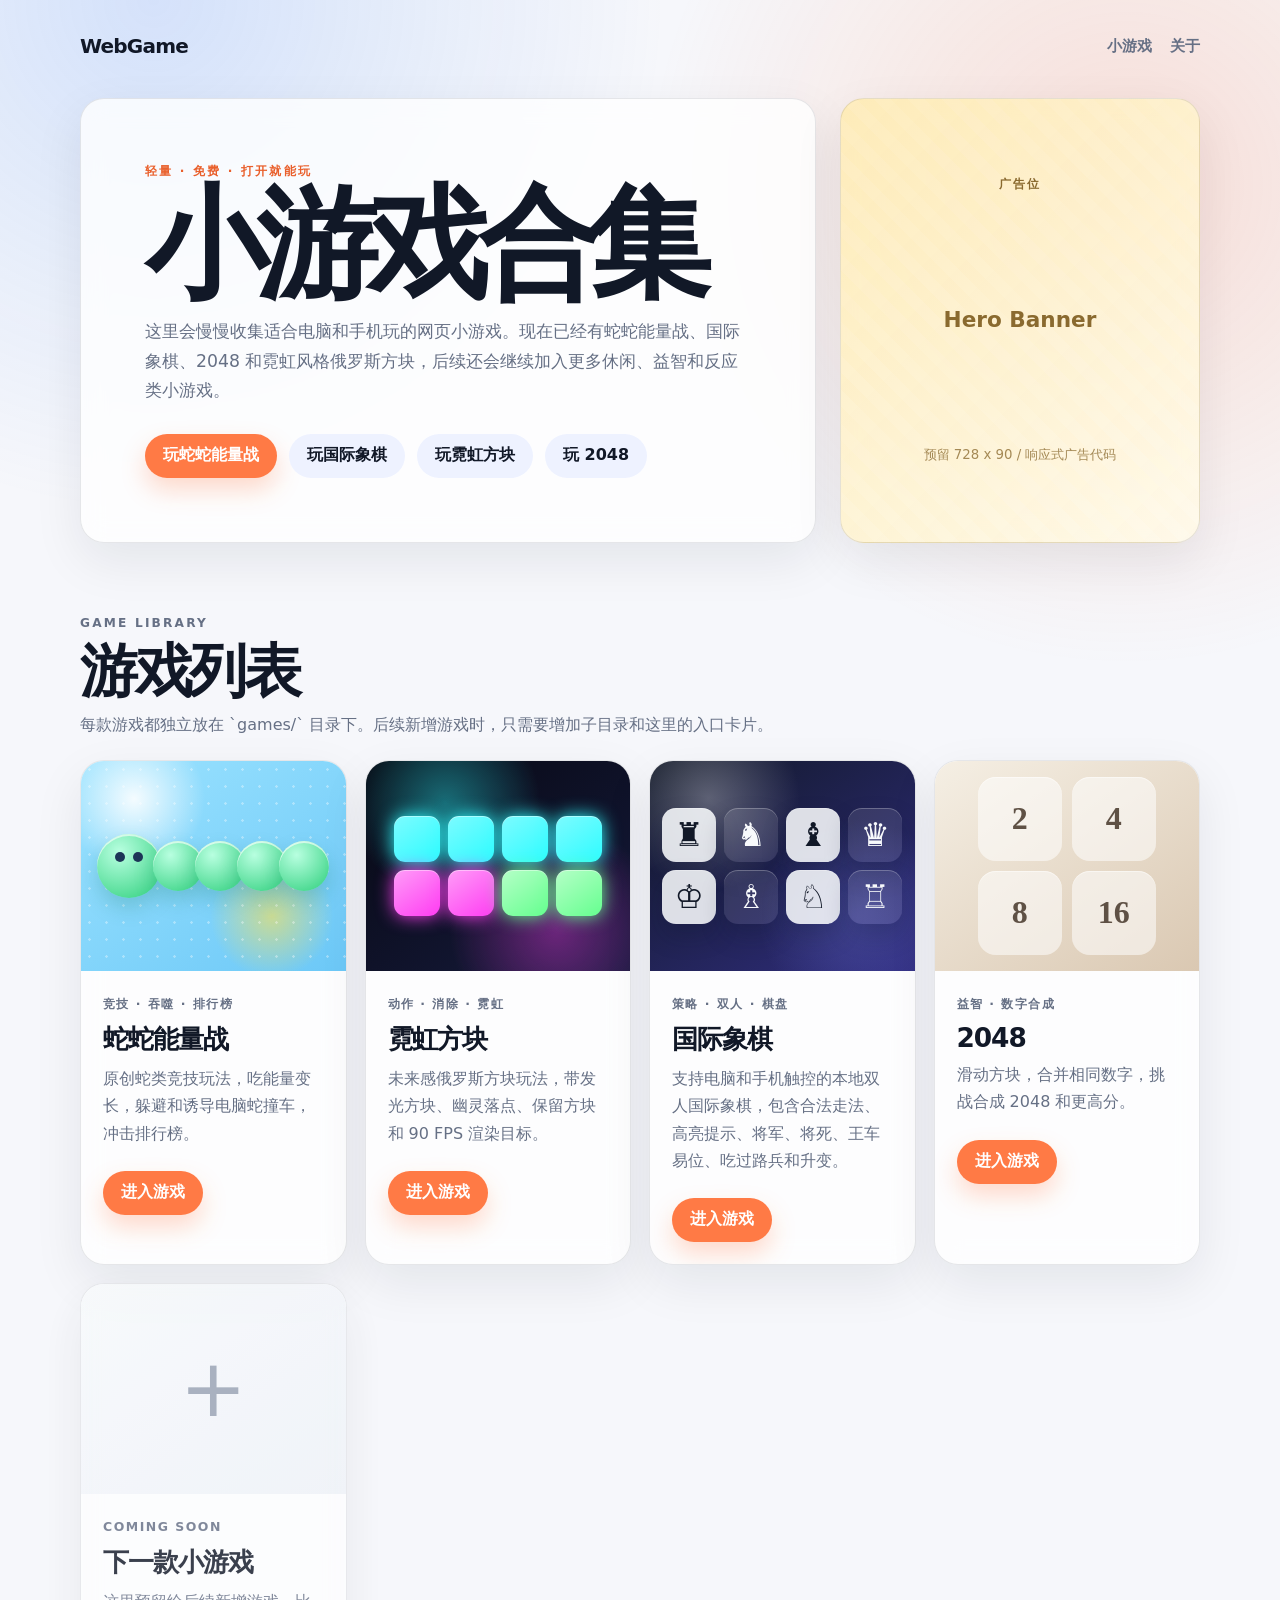
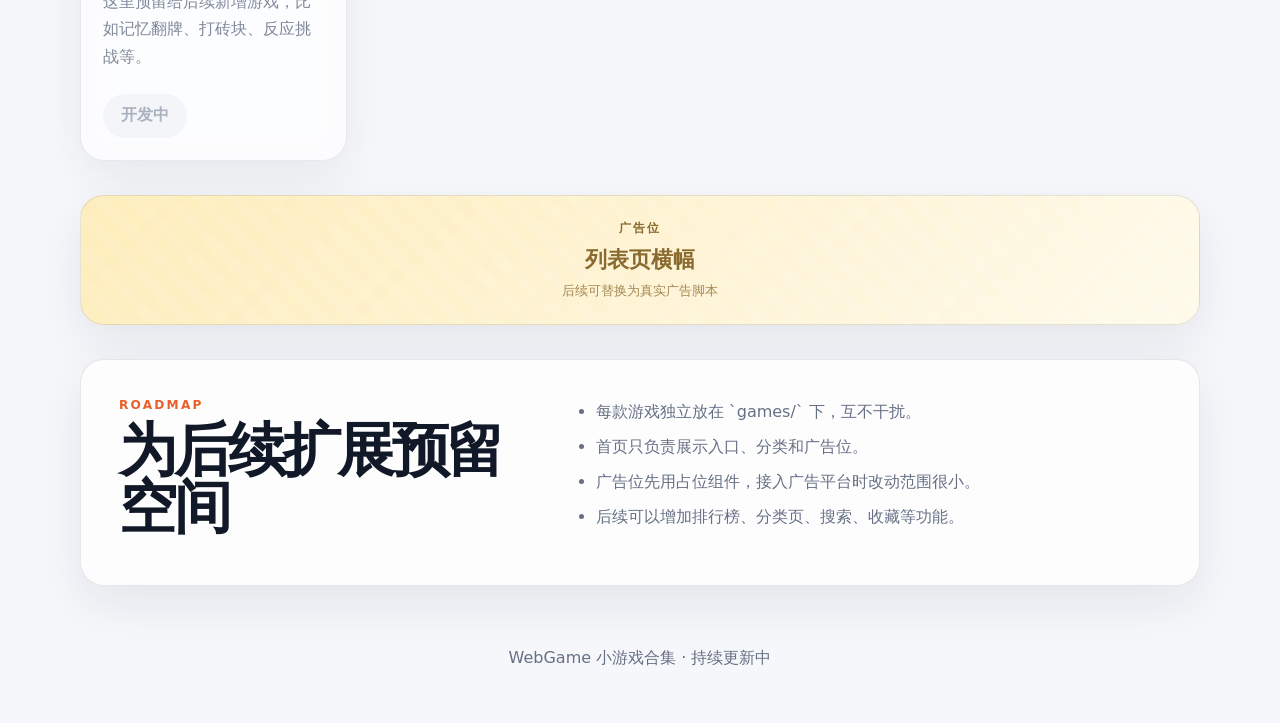
<file: index.html>
<!doctype html>
<html lang="zh-CN">
<head>
  <meta charset="UTF-8">
  <meta name="viewport" content="width=device-width, initial-scale=1.0">
  <meta name="theme-color" content="#111827">
  <meta name="description" content="WebGame 是一个轻量小游戏合集，包含蛇蛇能量战、国际象棋、2048、霓虹方块等网页小游戏，后续会持续更新。">
  <title>WebGame | 小游戏合集</title>
  <link rel="stylesheet" href="styles/site.css">
</head>
<body>
  <header class="site-hero">
    <nav class="site-nav" aria-label="主导航">
      <a class="brand" href="./">WebGame</a>
      <a href="#games">小游戏</a>
      <a href="#about">关于</a>
    </nav>

    <div class="hero-grid">
      <section class="hero-copy">
        <p class="eyebrow">轻量 · 免费 · 打开就能玩</p>
        <h1>小游戏合集</h1>
        <p class="hero-text">这里会慢慢收集适合电脑和手机玩的网页小游戏。现在已经有蛇蛇能量战、国际象棋、2048 和霓虹风格俄罗斯方块，后续还会继续加入更多休闲、益智和反应类小游戏。</p>
        <div class="hero-actions">
          <a class="button button-primary" href="games/snake-arena/">玩蛇蛇能量战</a>
          <a class="button button-secondary" href="games/chess/">玩国际象棋</a>
          <a class="button button-secondary" href="games/tetris/">玩霓虹方块</a>
          <a class="button button-secondary" href="games/2048/">玩 2048</a>
        </div>
      </section>

      <aside class="ad-slot ad-slot-hero" aria-label="广告位">
        <span>广告位</span>
        <strong>Hero Banner</strong>
        <small>预留 728 x 90 / 响应式广告代码</small>
      </aside>
    </div>
  </header>

  <main class="site-main">
    <section id="games" class="section">
      <div class="section-heading">
        <p class="eyebrow">Game Library</p>
        <h2>游戏列表</h2>
        <p>每款游戏都独立放在 `games/` 目录下。后续新增游戏时，只需要增加子目录和这里的入口卡片。</p>
      </div>

      <div class="game-grid">
        <article class="game-card">
          <div class="game-cover game-cover-snake" aria-hidden="true">
            <span></span><span></span><span></span><span></span><span></span>
          </div>
          <div class="game-card-body">
            <p class="game-tag">竞技 · 吞噬 · 排行榜</p>
            <h3>蛇蛇能量战</h3>
            <p>原创蛇类竞技玩法，吃能量变长，躲避和诱导电脑蛇撞车，冲击排行榜。</p>
            <a class="button button-primary" href="games/snake-arena/">进入游戏</a>
          </div>
        </article>

        <article class="game-card">
          <div class="game-cover game-cover-tetris" aria-hidden="true">
            <span></span><span></span><span></span><span></span>
            <span></span><span></span><span></span><span></span>
          </div>
          <div class="game-card-body">
            <p class="game-tag">动作 · 消除 · 霓虹</p>
            <h3>霓虹方块</h3>
            <p>未来感俄罗斯方块玩法，带发光方块、幽灵落点、保留方块和 90 FPS 渲染目标。</p>
            <a class="button button-primary" href="games/tetris/">进入游戏</a>
          </div>
        </article>

        <article class="game-card">
          <div class="game-cover game-cover-chess" aria-hidden="true">
            <span>♜</span><span>♞</span><span>♝</span><span>♛</span>
            <span>♔</span><span>♗</span><span>♘</span><span>♖</span>
          </div>
          <div class="game-card-body">
            <p class="game-tag">策略 · 双人 · 棋盘</p>
            <h3>国际象棋</h3>
            <p>支持电脑和手机触控的本地双人国际象棋，包含合法走法、高亮提示、将军、将死、王车易位、吃过路兵和升变。</p>
            <a class="button button-primary" href="games/chess/">进入游戏</a>
          </div>
        </article>

        <article class="game-card">
          <div class="game-cover game-cover-2048" aria-hidden="true">
            <span>2</span><span>4</span><span>8</span><span>16</span>
          </div>
          <div class="game-card-body">
            <p class="game-tag">益智 · 数字合成</p>
            <h3>2048</h3>
            <p>滑动方块，合并相同数字，挑战合成 2048 和更高分。</p>
            <a class="button button-primary" href="games/2048/">进入游戏</a>
          </div>
        </article>

        <article class="game-card game-card-placeholder">
          <div class="game-cover placeholder-cover" aria-hidden="true">+</div>
          <div class="game-card-body">
            <p class="game-tag">Coming Soon</p>
            <h3>下一款小游戏</h3>
            <p>这里预留给后续新增游戏，比如记忆翻牌、打砖块、反应挑战等。</p>
            <span class="button button-disabled">开发中</span>
          </div>
        </article>
      </div>
    </section>

    <aside class="ad-slot ad-slot-wide" aria-label="广告位">
      <span>广告位</span>
      <strong>列表页横幅</strong>
      <small>后续可替换为真实广告脚本</small>
    </aside>

    <section id="about" class="section about-panel">
      <div>
        <p class="eyebrow">Roadmap</p>
        <h2>为后续扩展预留空间</h2>
      </div>
      <ul class="roadmap">
        <li>每款游戏独立放在 `games/` 下，互不干扰。</li>
        <li>首页只负责展示入口、分类和广告位。</li>
        <li>广告位先用占位组件，接入广告平台时改动范围很小。</li>
        <li>后续可以增加排行榜、分类页、搜索、收藏等功能。</li>
      </ul>
    </section>
  </main>

  <footer class="site-footer">
    <p>WebGame 小游戏合集 · 持续更新中</p>
  </footer>
</body>
</html>
</file>
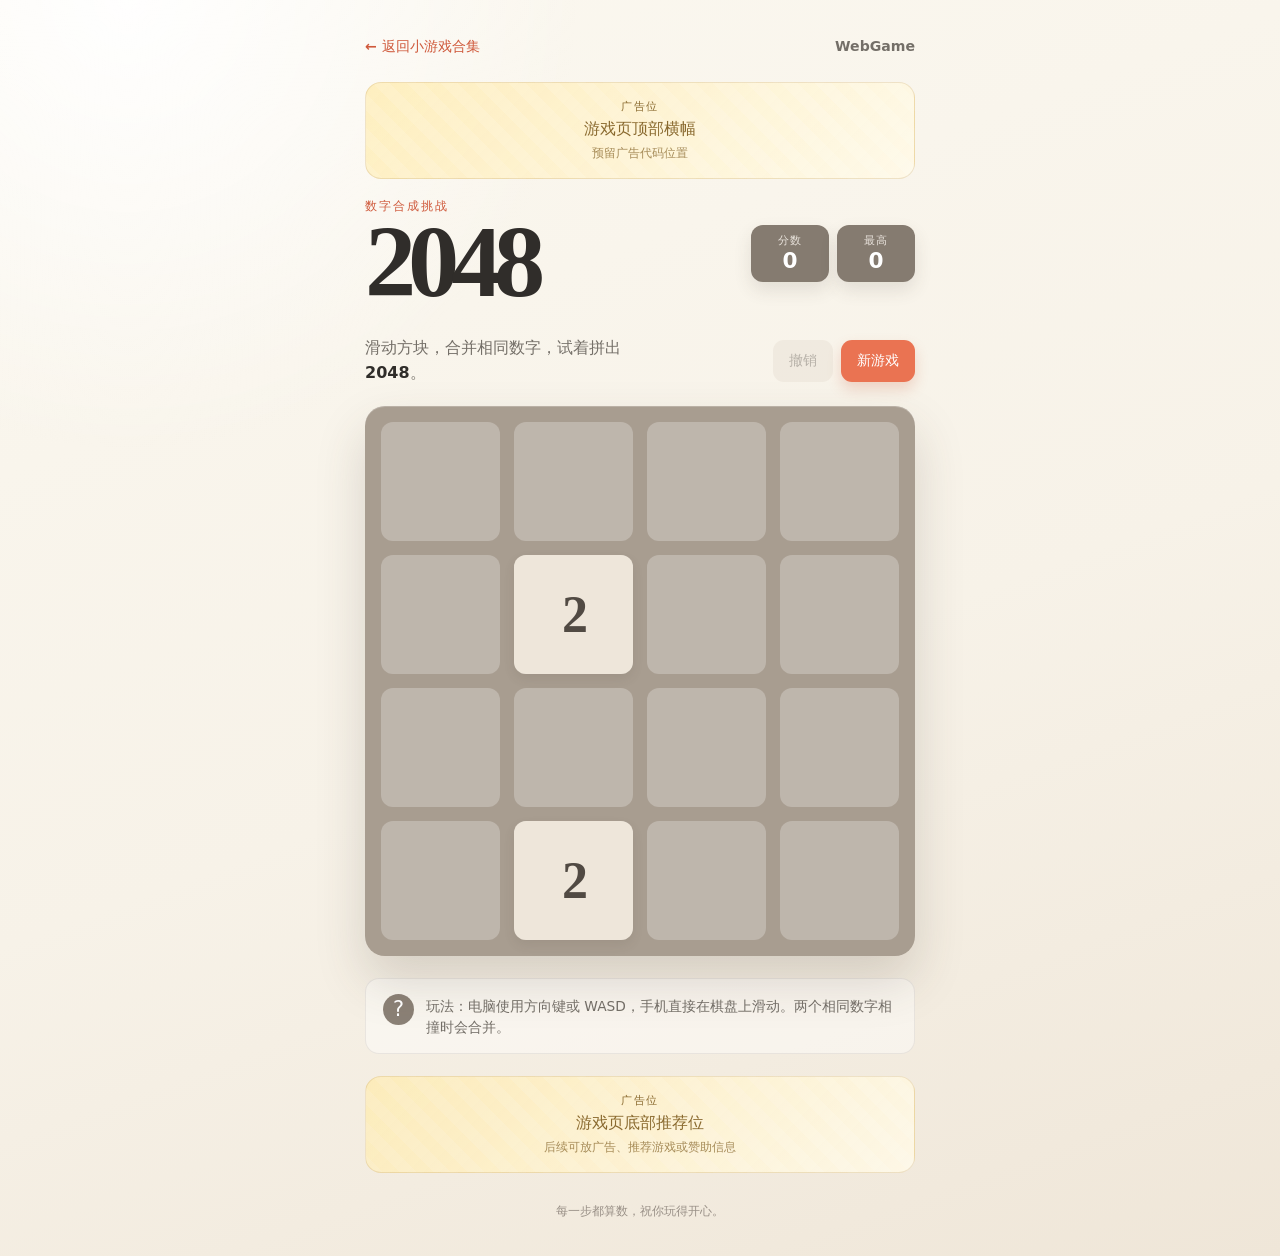
<file: games/2048/index.html>
<!doctype html>
<html lang="zh-CN">
<head>
  <meta charset="UTF-8">
  <meta name="viewport" content="width=device-width, initial-scale=1.0, viewport-fit=cover">
  <meta name="theme-color" content="#f7f2e8">
  <meta name="description" content="经典 2048 数字合成小游戏，支持键盘和触屏操作。">
  <title>2048 | WebGame 小游戏合集</title>
  <link rel="stylesheet" href="style.css">
</head>
<body>
  <main class="app">
    <nav class="game-nav" aria-label="游戏导航">
      <a href="../../">← 返回小游戏合集</a>
      <span>WebGame</span>
    </nav>

    <aside class="ad-slot ad-slot-top" aria-label="广告位">
      <span>广告位</span>
      <strong>游戏页顶部横幅</strong>
      <small>预留广告代码位置</small>
    </aside>

    <header class="topbar">
      <div>
        <p class="eyebrow">数字合成挑战</p>
        <h1>2048</h1>
      </div>
      <div class="score-group" aria-label="游戏分数">
        <div class="score-card">
          <span>分数</span>
          <strong id="score">0</strong>
          <b id="score-add" aria-hidden="true"></b>
        </div>
        <div class="score-card">
          <span>最高</span>
          <strong id="best-score">0</strong>
        </div>
      </div>
    </header>

    <section class="intro">
      <p>滑动方块，合并相同数字，试着拼出 <strong>2048</strong>。</p>
      <div class="actions">
        <button id="undo-button" class="button button-secondary" type="button">撤销</button>
        <button id="new-game-button" class="button button-primary" type="button">新游戏</button>
      </div>
    </section>

    <section class="game-shell" aria-label="2048 游戏区域">
      <div id="game-board" class="game-board" role="grid" aria-label="4 乘 4 的数字棋盘">
        <div class="grid-background" aria-hidden="true">
          <div></div><div></div><div></div><div></div>
          <div></div><div></div><div></div><div></div>
          <div></div><div></div><div></div><div></div>
          <div></div><div></div><div></div><div></div>
        </div>
        <div id="tile-container" class="tile-container"></div>
      </div>

      <div id="game-message" class="game-message" hidden>
        <div class="message-card">
          <p id="message-kicker">本局结束</p>
          <h2 id="message-title">游戏结束</h2>
          <p id="message-text">再试一次，你一定可以合成更大的数字。</p>
          <div class="message-actions">
            <button id="keep-playing-button" class="button button-secondary" type="button">继续挑战</button>
            <button id="try-again-button" class="button button-primary" type="button">再来一局</button>
          </div>
        </div>
      </div>
    </section>

    <section class="tips">
      <div class="tip-icon" aria-hidden="true">?</div>
      <p><strong>玩法：</strong>电脑使用方向键或 WASD，手机直接在棋盘上滑动。两个相同数字相撞时会合并。</p>
    </section>

    <aside class="ad-slot ad-slot-bottom" aria-label="广告位">
      <span>广告位</span>
      <strong>游戏页底部推荐位</strong>
      <small>后续可放广告、推荐游戏或赞助信息</small>
    </aside>

    <footer>
      <p>每一步都算数，祝你玩得开心。</p>
    </footer>
  </main>

  <script src="game.js"></script>
</body>
</html>
</file>
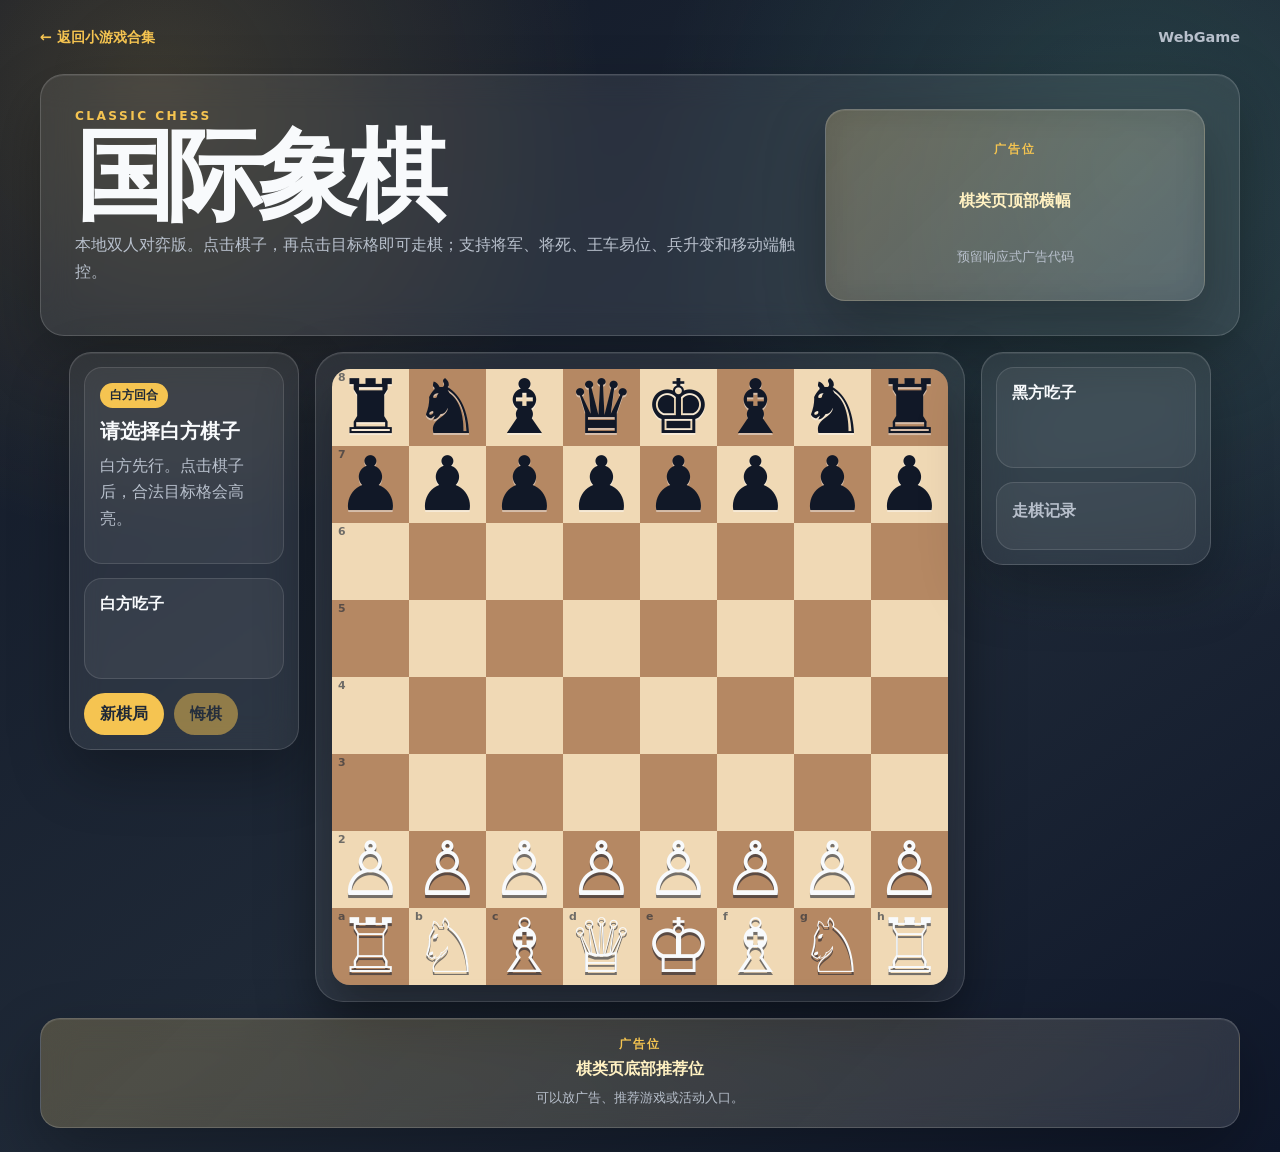
<file: games/chess/index.html>
<!doctype html>
<html lang="zh-CN">
<head>
  <meta charset="UTF-8">
  <meta name="viewport" content="width=device-width, initial-scale=1.0, viewport-fit=cover">
  <meta name="theme-color" content="#1f2937">
  <meta name="description" content="本地双人国际象棋小游戏，支持电脑和移动端点击走棋。">
  <title>国际象棋 | WebGame 小游戏合集</title>
  <link rel="stylesheet" href="style.css">
</head>
<body>
  <main class="chess-page">
    <nav class="game-nav" aria-label="游戏导航">
      <a href="../../">← 返回小游戏合集</a>
      <span>WebGame</span>
    </nav>

    <section class="hero">
      <div>
        <p class="eyebrow">Classic Chess</p>
        <h1>国际象棋</h1>
        <p>本地双人对弈版。点击棋子，再点击目标格即可走棋；支持将军、将死、王车易位、兵升变和移动端触控。</p>
      </div>
      <aside class="ad-slot" aria-label="广告位">
        <span>广告位</span>
        <strong>棋类页顶部横幅</strong>
        <small>预留响应式广告代码</small>
      </aside>
    </section>

    <section class="play-layout">
      <aside class="side-panel">
        <div class="status-card">
          <span id="turn-label">白方回合</span>
          <strong id="status-title">请选择白方棋子</strong>
          <p id="status-text">白方先行。点击棋子后，合法目标格会高亮。</p>
        </div>

        <div class="captured-card">
          <h2>白方吃子</h2>
          <div id="captured-white" class="captured-list"></div>
        </div>

        <div class="actions">
          <button id="new-game-button" type="button">新棋局</button>
          <button id="undo-button" type="button">悔棋</button>
        </div>
      </aside>

      <section class="board-shell" aria-label="国际象棋棋盘">
        <div id="board" class="board" role="grid" aria-label="8 乘 8 国际象棋棋盘"></div>
      </section>

      <aside class="side-panel">
        <div class="captured-card">
          <h2>黑方吃子</h2>
          <div id="captured-black" class="captured-list"></div>
        </div>

        <div class="moves-card">
          <h2>走棋记录</h2>
          <ol id="move-list"></ol>
        </div>
      </aside>
    </section>

    <aside class="ad-slot ad-slot-bottom" aria-label="广告位">
      <span>广告位</span>
      <strong>棋类页底部推荐位</strong>
      <small>可以放广告、推荐游戏或活动入口。</small>
    </aside>
  </main>

  <script src="game.js"></script>
</body>
</html>
</file>
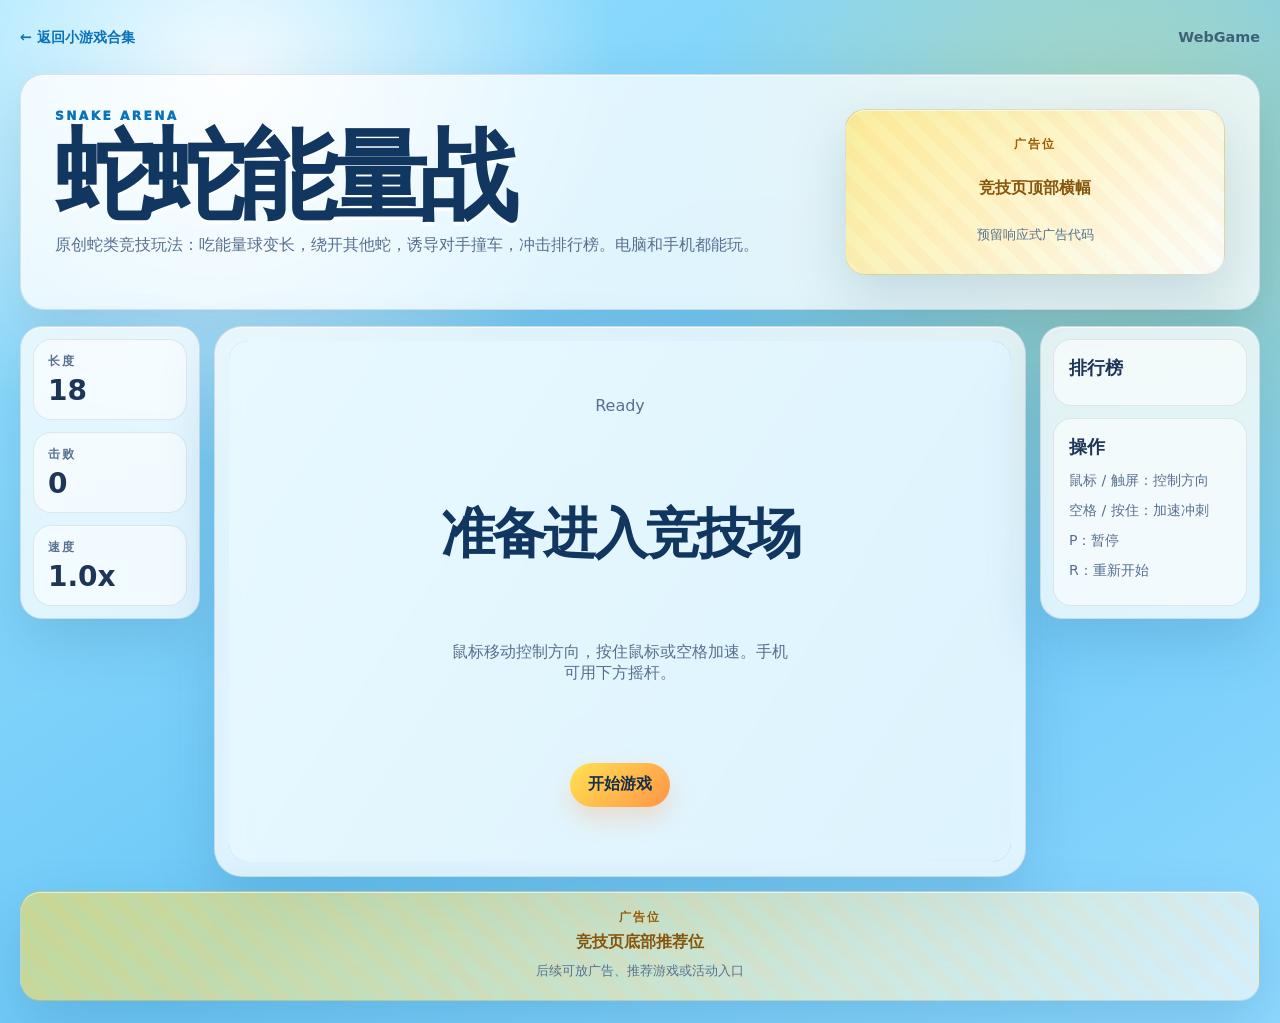
<file: games/snake-arena/index.html>
<!doctype html>
<html lang="zh-CN">
<head>
  <meta charset="UTF-8">
  <meta name="viewport" content="width=device-width, initial-scale=1.0, viewport-fit=cover">
  <meta name="theme-color" content="#8ed9ff">
  <meta name="description" content="原创蛇类竞技小游戏，吃能量、变长、躲避对手，挑战排行榜。">
  <title>蛇蛇能量战 | WebGame 小游戏合集</title>
  <link rel="stylesheet" href="style.css">
</head>
<body>
  <main class="arena-page">
    <nav class="game-nav" aria-label="游戏导航">
      <a href="../../">← 返回小游戏合集</a>
      <span>WebGame</span>
    </nav>

    <section class="hero">
      <div>
        <p class="eyebrow">Snake Arena</p>
        <h1>蛇蛇能量战</h1>
        <p>原创蛇类竞技玩法：吃能量球变长，绕开其他蛇，诱导对手撞车，冲击排行榜。电脑和手机都能玩。</p>
      </div>
      <aside class="ad-slot" aria-label="广告位">
        <span>广告位</span>
        <strong>竞技页顶部横幅</strong>
        <small>预留响应式广告代码</small>
      </aside>
    </section>

    <section class="game-layout">
      <aside class="side-panel">
        <div class="score-card">
          <span>长度</span>
          <strong id="length-value">18</strong>
        </div>
        <div class="score-card">
          <span>击败</span>
          <strong id="kills-value">0</strong>
        </div>
        <div class="score-card">
          <span>速度</span>
          <strong id="speed-value">1.0x</strong>
        </div>
      </aside>

      <section class="arena-shell" aria-label="蛇蛇能量战游戏区域">
        <canvas id="arena" width="960" height="640"></canvas>
        <div id="overlay" class="overlay">
          <p id="overlay-kicker">Ready</p>
          <h2 id="overlay-title">准备进入竞技场</h2>
          <p id="overlay-text">鼠标移动控制方向，按住鼠标或空格加速。手机可用下方摇杆。</p>
          <button id="start-button" type="button">开始游戏</button>
        </div>
      </section>

      <aside class="side-panel">
        <div class="rank-card">
          <h2>排行榜</h2>
          <ol id="leaderboard"></ol>
        </div>
        <div class="tips-card">
          <h2>操作</h2>
          <p>鼠标 / 触屏：控制方向</p>
          <p>空格 / 按住：加速冲刺</p>
          <p>P：暂停</p>
          <p>R：重新开始</p>
        </div>
      </aside>
    </section>

    <section class="touch-zone" aria-label="触屏控制">
      <div id="joystick" class="joystick">
        <span id="joystick-knob"></span>
        <b>拖动控制方向</b>
      </div>
      <button id="boost-button" type="button">加速</button>
    </section>

    <aside class="ad-slot ad-slot-bottom" aria-label="广告位">
      <span>广告位</span>
      <strong>竞技页底部推荐位</strong>
      <small>后续可放广告、推荐游戏或活动入口</small>
    </aside>
  </main>

  <script src="game.js"></script>
</body>
</html>
</file>
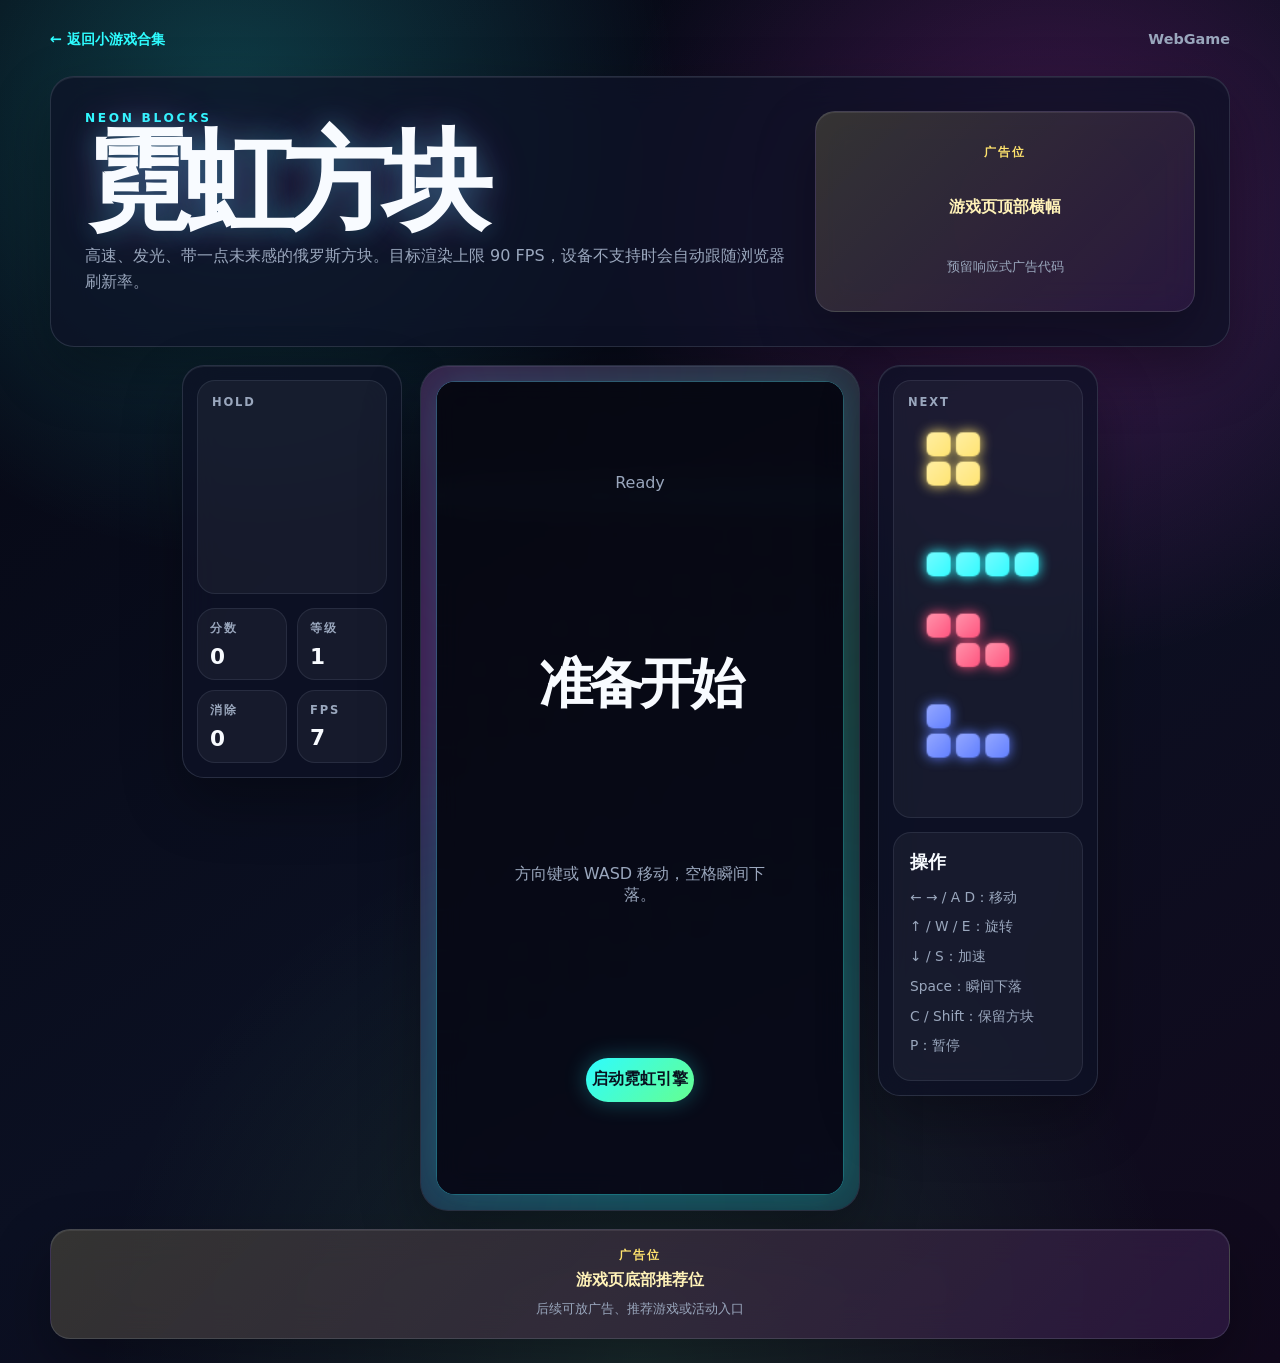
<file: games/tetris/index.html>
<!doctype html>
<html lang="zh-CN">
<head>
  <meta charset="UTF-8">
  <meta name="viewport" content="width=device-width, initial-scale=1.0, viewport-fit=cover">
  <meta name="theme-color" content="#070812">
  <meta name="description" content="霓虹风格俄罗斯方块小游戏，支持键盘和触屏操作。">
  <title>Neon Blocks | WebGame 小游戏合集</title>
  <link rel="stylesheet" href="style.css">
</head>
<body>
  <main class="game-page">
    <nav class="game-nav" aria-label="游戏导航">
      <a href="../../">← 返回小游戏合集</a>
      <span>WebGame</span>
    </nav>

    <section class="hero-panel">
      <div>
        <p class="eyebrow">Neon Blocks</p>
        <h1>霓虹方块</h1>
        <p>高速、发光、带一点未来感的俄罗斯方块。目标渲染上限 90 FPS，设备不支持时会自动跟随浏览器刷新率。</p>
      </div>
      <aside class="ad-slot" aria-label="广告位">
        <span>广告位</span>
        <strong>游戏页顶部横幅</strong>
        <small>预留响应式广告代码</small>
      </aside>
    </section>

    <section class="play-layout">
      <aside class="side-panel">
        <div class="mini-card">
          <span>Hold</span>
          <canvas id="hold-canvas" width="96" height="96" aria-label="保留方块"></canvas>
        </div>
        <div class="stat-grid">
          <div><span>分数</span><strong id="score">0</strong></div>
          <div><span>等级</span><strong id="level">1</strong></div>
          <div><span>消除</span><strong id="lines">0</strong></div>
          <div><span>FPS</span><strong id="fps">90</strong></div>
        </div>
      </aside>

      <section class="board-shell" aria-label="霓虹方块游戏区域">
        <canvas id="game-canvas" width="360" height="720"></canvas>
        <div id="overlay" class="overlay">
          <p id="overlay-kicker">Ready</p>
          <h2 id="overlay-title">准备开始</h2>
          <p id="overlay-text">方向键或 WASD 移动，空格瞬间下落。</p>
          <button id="start-button" type="button">启动霓虹引擎</button>
        </div>
      </section>

      <aside class="side-panel">
        <div class="mini-card">
          <span>Next</span>
          <canvas id="next-canvas" width="120" height="288" aria-label="下一个方块"></canvas>
        </div>
        <div class="controls-card">
          <h2>操作</h2>
          <p>← → / A D：移动</p>
          <p>↑ / W / E：旋转</p>
          <p>↓ / S：加速</p>
          <p>Space：瞬间下落</p>
          <p>C / Shift：保留方块</p>
          <p>P：暂停</p>
        </div>
      </aside>
    </section>

    <section class="touch-controls" aria-label="触屏控制">
      <button type="button" data-action="left">←</button>
      <button type="button" data-action="rotate">旋转</button>
      <button type="button" data-action="right">→</button>
      <button type="button" data-action="soft">↓</button>
      <button type="button" data-action="drop">Drop</button>
      <button type="button" data-action="hold">Hold</button>
    </section>

    <aside class="ad-slot ad-slot-bottom" aria-label="广告位">
      <span>广告位</span>
      <strong>游戏页底部推荐位</strong>
      <small>后续可放广告、推荐游戏或活动入口</small>
    </aside>
  </main>

  <script src="game.js"></script>
</body>
</html>
</file>
<file: styles/site.css>
:root {
  --page: #f6f7fb;
  --surface: #ffffff;
  --surface-soft: #eef2ff;
  --ink: #111827;
  --muted: #667085;
  --line: rgba(17, 24, 39, 0.1);
  --accent: #ff7a45;
  --accent-dark: #e95f2b;
  --blue: #3b82f6;
  --radius: 24px;
  font-family: Inter, "PingFang SC", "Microsoft YaHei", system-ui, sans-serif;
  color: var(--ink);
  background: var(--page);
}

* {
  box-sizing: border-box;
}

html {
  scroll-behavior: smooth;
}

body {
  min-width: 320px;
  margin: 0;
  background:
    radial-gradient(circle at 12% 0%, rgba(59, 130, 246, 0.18), transparent 32rem),
    radial-gradient(circle at 88% 8%, rgba(255, 122, 69, 0.2), transparent 30rem),
    var(--page);
}

a {
  color: inherit;
  text-decoration: none;
}

.site-hero,
.site-main,
.site-footer {
  width: min(1120px, calc(100% - 32px));
  margin: 0 auto;
}

.site-hero {
  padding: 22px 0 36px;
}

.site-nav {
  display: flex;
  align-items: center;
  gap: 18px;
  min-height: 48px;
  color: var(--muted);
  font-size: 0.95rem;
  font-weight: 700;
}

.site-nav a:not(.brand):hover {
  color: var(--ink);
}

.brand {
  margin-right: auto;
  color: var(--ink);
  font-size: 1.25rem;
  font-weight: 900;
  letter-spacing: -0.04em;
}

.hero-grid {
  display: grid;
  grid-template-columns: minmax(0, 1fr) minmax(280px, 360px);
  gap: 24px;
  align-items: stretch;
  margin-top: 28px;
}

.hero-copy,
.ad-slot,
.game-card,
.about-panel {
  border: 1px solid var(--line);
  border-radius: var(--radius);
  background: rgba(255, 255, 255, 0.78);
  box-shadow: 0 18px 50px rgba(15, 23, 42, 0.08);
  backdrop-filter: blur(12px);
}

.hero-copy {
  padding: clamp(28px, 6vw, 64px);
}

.eyebrow {
  margin: 0 0 10px;
  color: var(--accent-dark);
  font-size: 0.76rem;
  font-weight: 900;
  letter-spacing: 0.18em;
  text-transform: uppercase;
}

h1,
h2,
h3,
p {
  margin-top: 0;
}

h1 {
  max-width: 680px;
  margin-bottom: 18px;
  font-size: clamp(3.2rem, 11vw, 7.6rem);
  line-height: 0.9;
  letter-spacing: -0.09em;
}

h2 {
  margin-bottom: 10px;
  font-size: clamp(2rem, 5vw, 3.6rem);
  line-height: 1;
  letter-spacing: -0.06em;
}

h3 {
  margin-bottom: 8px;
  font-size: 1.65rem;
  letter-spacing: -0.04em;
}

.hero-text,
.section-heading p,
.game-card p,
.roadmap,
.site-footer {
  color: var(--muted);
  line-height: 1.7;
}

.hero-text {
  max-width: 660px;
  font-size: 1.08rem;
}

.hero-actions {
  display: flex;
  flex-wrap: wrap;
  gap: 12px;
  margin-top: 28px;
}

.button {
  display: inline-flex;
  min-height: 44px;
  align-items: center;
  justify-content: center;
  padding: 0 18px;
  border-radius: 999px;
  font-weight: 900;
  transition: transform 140ms ease, box-shadow 140ms ease, background 140ms ease;
}

.button:hover {
  transform: translateY(-1px);
}

.button-primary {
  color: white;
  background: var(--accent);
  box-shadow: 0 12px 24px rgba(255, 122, 69, 0.28);
}

.button-primary:hover {
  background: var(--accent-dark);
}

.button-secondary {
  color: var(--ink);
  background: #eef2ff;
}

.button-disabled {
  color: #98a2b3;
  background: #f2f4f7;
  cursor: not-allowed;
}

.ad-slot {
  display: grid;
  min-height: 180px;
  place-items: center;
  padding: 24px;
  color: #8a6a2f;
  text-align: center;
  background:
    linear-gradient(135deg, rgba(255, 236, 179, 0.82), rgba(255, 250, 235, 0.9)),
    repeating-linear-gradient(45deg, transparent 0 12px, rgba(255, 193, 7, 0.12) 12px 24px);
}

.ad-slot span,
.ad-slot small {
  display: block;
}

.ad-slot span {
  font-size: 0.78rem;
  font-weight: 900;
  letter-spacing: 0.16em;
  text-transform: uppercase;
}

.ad-slot strong {
  display: block;
  margin: 8px 0;
  font-size: 1.35rem;
}

.ad-slot small {
  color: rgba(138, 106, 47, 0.78);
}

.ad-slot-wide {
  min-height: 120px;
  margin: 28px 0;
}

.section {
  margin: 34px 0;
}

.section-heading {
  max-width: 720px;
  margin-bottom: 22px;
}

.game-grid {
  display: grid;
  grid-template-columns: repeat(auto-fit, minmax(260px, 1fr));
  gap: 18px;
}

.game-card {
  overflow: hidden;
}

.game-cover {
  min-height: 210px;
}

.game-cover-2048 {
  display: grid;
  grid-template-columns: repeat(2, 84px);
  gap: 10px;
  align-content: center;
  justify-content: center;
  background: linear-gradient(145deg, #f5efe4, #dac8b2);
}

.game-cover-2048 span {
  display: grid;
  width: 84px;
  height: 84px;
  place-items: center;
  border-radius: 18px;
  color: #5f5145;
  font-family: Georgia, "Times New Roman", serif;
  font-size: 2rem;
  font-weight: 900;
  background: rgba(255, 255, 255, 0.55);
  box-shadow: inset 0 1px rgba(255, 255, 255, 0.45);
}

.game-cover-chess {
  display: grid;
  grid-template-columns: repeat(4, 54px);
  grid-template-rows: repeat(2, 54px);
  gap: 8px;
  align-content: center;
  justify-content: center;
  background:
    radial-gradient(circle at 22% 18%, rgba(255, 255, 255, 0.3), transparent 34%),
    radial-gradient(circle at 78% 74%, rgba(129, 140, 248, 0.28), transparent 38%),
    linear-gradient(145deg, #111827, #312e81);
}

.game-cover-chess span {
  display: grid;
  place-items: center;
  border-radius: 14px;
  color: #f8fafc;
  font-size: 2.05rem;
  background: rgba(255, 255, 255, 0.1);
  box-shadow: inset 0 1px rgba(255, 255, 255, 0.25), 0 12px 24px rgba(15, 23, 42, 0.22);
}

.game-cover-chess span:nth-child(odd) {
  color: #111827;
  background: rgba(248, 250, 252, 0.88);
}

.game-cover-snake {
  position: relative;
  display: flex;
  align-items: center;
  justify-content: center;
  gap: 0;
  overflow: hidden;
  background:
    radial-gradient(circle at 20% 18%, rgba(255, 255, 255, 0.9), transparent 26%),
    radial-gradient(circle at 72% 74%, rgba(255, 226, 82, 0.6), transparent 25%),
    linear-gradient(145deg, #9ce3ff, #6cc8f7);
}

.game-cover-snake::before {
  position: absolute;
  inset: 0;
  content: "";
  background-image: radial-gradient(circle, rgba(255, 255, 255, 0.34) 1px, transparent 1.5px);
  background-size: 17px 17px;
}

.game-cover-snake span {
  position: relative;
  display: block;
  width: 50px;
  height: 50px;
  margin-left: -8px;
  border-radius: 50%;
  background: radial-gradient(circle at 35% 28%, #b8ffe0, #2ccf7b);
  box-shadow: 0 10px 20px rgba(20, 120, 92, 0.22), inset 0 2px rgba(255, 255, 255, 0.62);
}

.game-cover-snake span:first-child {
  width: 64px;
  height: 64px;
  margin-left: 0;
}

.game-cover-snake span:first-child::before,
.game-cover-snake span:first-child::after {
  position: absolute;
  top: 18px;
  width: 10px;
  height: 10px;
  border-radius: 50%;
  background: #1d3557;
  content: "";
}

.game-cover-snake span:first-child::before {
  left: 18px;
}

.game-cover-snake span:first-child::after {
  right: 18px;
}

.game-cover-tetris {
  display: grid;
  grid-template-columns: repeat(4, 46px);
  grid-template-rows: repeat(2, 46px);
  gap: 8px;
  align-content: center;
  justify-content: center;
  background:
    radial-gradient(circle at 30% 20%, rgba(46, 252, 255, 0.4), transparent 38%),
    radial-gradient(circle at 72% 80%, rgba(255, 61, 242, 0.38), transparent 42%),
    linear-gradient(145deg, #070812, #161b3d);
}

.game-cover-tetris span {
  display: block;
  border-radius: 11px;
  box-shadow: 0 0 18px currentColor, inset 0 1px rgba(255, 255, 255, 0.42);
}

.game-cover-tetris span:nth-child(1),
.game-cover-tetris span:nth-child(2),
.game-cover-tetris span:nth-child(3),
.game-cover-tetris span:nth-child(4) {
  color: #2efcff;
  background: linear-gradient(145deg, #7cfbff, #2efcff);
}

.game-cover-tetris span:nth-child(5),
.game-cover-tetris span:nth-child(6) {
  color: #ff3df2;
  background: linear-gradient(145deg, #ff9cf8, #ff3df2);
}

.game-cover-tetris span:nth-child(7),
.game-cover-tetris span:nth-child(8) {
  color: #65ff8f;
  background: linear-gradient(145deg, #b5ffc7, #65ff8f);
}

.placeholder-cover {
  display: grid;
  place-items: center;
  color: #98a2b3;
  font-size: 5rem;
  font-weight: 200;
  background: linear-gradient(145deg, #f8fafc, #eef2f7);
}

.game-card-body {
  padding: 22px;
}

.game-tag {
  margin-bottom: 8px;
  color: var(--blue);
  font-size: 0.78rem;
  font-weight: 900;
  letter-spacing: 0.12em;
  text-transform: uppercase;
}

.game-card .button {
  margin-top: 8px;
}

.game-card-placeholder {
  opacity: 0.82;
}

.about-panel {
  display: grid;
  grid-template-columns: 0.85fr 1.15fr;
  gap: 24px;
  padding: clamp(24px, 4vw, 38px);
}

.roadmap {
  margin: 0;
  padding-left: 20px;
}

.roadmap li + li {
  margin-top: 8px;
}

.site-footer {
  padding: 24px 0 36px;
  text-align: center;
}

@media (max-width: 760px) {
  .hero-grid,
  .game-grid,
  .about-panel {
    grid-template-columns: 1fr;
  }

  .site-nav {
    gap: 12px;
  }

  .hero-copy {
    padding: 28px;
  }
}
</file>
<file: games/2048/style.css>
:root {
  --page: #f7f2e8;
  --ink: #302d2a;
  --muted: #746f68;
  --board: #a89d90;
  --cell: rgba(255, 255, 255, 0.25);
  --accent: #ea7352;
  --accent-dark: #cf593b;
  --gap: clamp(8px, 2.2vw, 14px);
  --board-padding: clamp(10px, 2.5vw, 16px);
  --radius: 20px;
  font-family: Inter, "PingFang SC", "Microsoft YaHei", system-ui, sans-serif;
  color: var(--ink);
  background: var(--page);
  font-synthesis: none;
}

* {
  box-sizing: border-box;
}

body {
  min-width: 320px;
  min-height: 100vh;
  margin: 0;
  background:
    radial-gradient(circle at 10% 0%, rgba(255, 255, 255, 0.95), transparent 28rem),
    linear-gradient(160deg, #fbf8f0 0%, var(--page) 55%, #efe6d8 100%);
}

button {
  font: inherit;
}

a {
  color: inherit;
  text-decoration: none;
}

.app {
  width: min(92vw, 550px);
  margin: 0 auto;
  padding: max(24px, env(safe-area-inset-top)) 0 max(24px, env(safe-area-inset-bottom));
}

.game-nav {
  display: flex;
  align-items: center;
  justify-content: space-between;
  gap: 16px;
  min-height: 44px;
  margin-bottom: 14px;
  color: var(--muted);
  font-size: 0.88rem;
  font-weight: 800;
}

.game-nav a {
  color: var(--accent-dark);
}

.game-nav a:hover {
  text-decoration: underline;
}

.ad-slot {
  display: grid;
  min-height: 96px;
  place-items: center;
  margin: 0 0 20px;
  padding: 16px;
  border: 1px solid rgba(164, 125, 53, 0.18);
  border-radius: 16px;
  color: #8a6a2f;
  text-align: center;
  background:
    linear-gradient(135deg, rgba(255, 236, 179, 0.7), rgba(255, 250, 235, 0.86)),
    repeating-linear-gradient(45deg, transparent 0 12px, rgba(255, 193, 7, 0.1) 12px 24px);
}

.ad-slot span,
.ad-slot small {
  display: block;
}

.ad-slot span {
  font-size: 0.7rem;
  font-weight: 900;
  letter-spacing: 0.15em;
  text-transform: uppercase;
}

.ad-slot strong {
  display: block;
  margin: 5px 0;
  font-size: 1rem;
}

.ad-slot small {
  color: rgba(138, 106, 47, 0.75);
  font-size: 0.78rem;
}

.ad-slot-bottom {
  margin: 22px 0 0;
}

.topbar,
.intro,
.actions,
.score-group,
.message-actions {
  display: flex;
  align-items: center;
}

.topbar,
.intro {
  justify-content: space-between;
  gap: 18px;
}

.eyebrow {
  margin: 0 0 2px;
  color: var(--accent-dark);
  font-size: 0.72rem;
  font-weight: 800;
  letter-spacing: 0.18em;
  text-transform: uppercase;
}

h1 {
  margin: 0;
  font-family: Georgia, "Times New Roman", serif;
  font-size: clamp(4rem, 16vw, 6.4rem);
  font-weight: 900;
  line-height: 0.9;
  letter-spacing: -0.08em;
}

.score-group {
  gap: 8px;
}

.score-card {
  position: relative;
  min-width: 78px;
  padding: 9px 12px 10px;
  overflow: visible;
  border-radius: 12px;
  color: white;
  text-align: center;
  background: #857b70;
  box-shadow: 0 8px 18px rgba(63, 54, 46, 0.12);
}

.score-card span {
  display: block;
  margin-bottom: 1px;
  color: #e9e3dc;
  font-size: 0.68rem;
  font-weight: 800;
  letter-spacing: 0.12em;
}

.score-card strong {
  display: block;
  font-size: 1.35rem;
  line-height: 1.1;
}

#score-add {
  position: absolute;
  right: 10px;
  top: -8px;
  color: var(--accent-dark);
  font-size: 1rem;
  opacity: 0;
  pointer-events: none;
}

#score-add.pop {
  animation: score-pop 700ms ease-out;
}

.intro {
  margin: 28px 0 20px;
}

.intro p {
  max-width: 280px;
  margin: 0;
  color: var(--muted);
  line-height: 1.55;
}

.intro strong {
  color: var(--ink);
}

.actions,
.message-actions {
  gap: 8px;
  flex-shrink: 0;
}

.button {
  min-height: 42px;
  padding: 0 16px;
  border: 0;
  border-radius: 11px;
  font-size: 0.9rem;
  font-weight: 800;
  cursor: pointer;
  transition: transform 120ms ease, box-shadow 120ms ease, opacity 120ms ease;
}

.button:hover {
  transform: translateY(-1px);
}

.button:active {
  transform: translateY(1px);
}

.button:focus-visible {
  outline: 3px solid rgba(234, 115, 82, 0.3);
  outline-offset: 3px;
}

.button:disabled {
  cursor: not-allowed;
  opacity: 0.42;
  transform: none;
}

.button-primary {
  color: white;
  background: var(--accent);
  box-shadow: 0 7px 14px rgba(207, 89, 59, 0.22);
}

.button-primary:hover {
  background: var(--accent-dark);
}

.button-secondary {
  color: #5e574f;
  background: #e6ddd1;
}

.game-shell {
  position: relative;
}

.game-board {
  position: relative;
  width: 100%;
  aspect-ratio: 1;
  padding: var(--board-padding);
  overflow: hidden;
  border-radius: var(--radius);
  background: var(--board);
  box-shadow: 0 24px 50px rgba(74, 61, 48, 0.18), inset 0 1px rgba(255, 255, 255, 0.2);
  touch-action: none;
  user-select: none;
}

.grid-background,
.tile-container {
  position: absolute;
  inset: var(--board-padding);
}

.grid-background {
  display: grid;
  grid-template-columns: repeat(4, 1fr);
  grid-template-rows: repeat(4, 1fr);
  gap: var(--gap);
}

.grid-background div {
  border-radius: clamp(8px, 2vw, 12px);
  background: var(--cell);
}

.tile {
  --col: 0;
  --row: 0;
  --value-size: clamp(1.5rem, 8.5vw, 3.25rem);
  position: absolute;
  width: calc((100% - 3 * var(--gap)) / 4);
  height: calc((100% - 3 * var(--gap)) / 4);
  transform: translate(
    calc(var(--col) * (100% + var(--gap))),
    calc(var(--row) * (100% + var(--gap)))
  );
  transition: transform 120ms ease-in-out;
}

.tile-inner {
  display: grid;
  width: 100%;
  height: 100%;
  place-items: center;
  border-radius: clamp(8px, 2vw, 12px);
  color: #514a43;
  font-family: Georgia, "Times New Roman", serif;
  font-size: var(--value-size);
  font-weight: 900;
  letter-spacing: -0.06em;
  background: #eee6da;
  box-shadow: 0 5px 12px rgba(65, 52, 41, 0.09);
}

.tile-new .tile-inner {
  animation: tile-appear 180ms ease-out;
}

.tile-merged .tile-inner {
  animation: tile-merge 220ms ease-out;
}

.tile[data-value="4"] .tile-inner { background: #eadcca; }
.tile[data-value="8"] .tile-inner { color: #fff8ee; background: #efaa6c; }
.tile[data-value="16"] .tile-inner { color: #fff8ee; background: #ee8e5d; }
.tile[data-value="32"] .tile-inner { color: #fff8ee; background: #eb704f; }
.tile[data-value="64"] .tile-inner { color: #fff8ee; background: #df503b; }
.tile[data-value="128"] .tile-inner { color: #fff9e8; background: #e8c35f; --value-size: clamp(1.25rem, 7.2vw, 2.7rem); }
.tile[data-value="256"] .tile-inner { color: #fff9e8; background: #dfb644; --value-size: clamp(1.25rem, 7.2vw, 2.7rem); }
.tile[data-value="512"] .tile-inner { color: #fff9e8; background: #d9a72d; --value-size: clamp(1.25rem, 7.2vw, 2.7rem); }
.tile[data-value="1024"] .tile-inner { color: #fffdf0; background: #cc931e; --value-size: clamp(1rem, 5.9vw, 2.25rem); }
.tile[data-value="2048"] .tile-inner {
  color: #fffdf1;
  background: linear-gradient(145deg, #f1c935, #e59119);
  box-shadow: 0 0 26px rgba(242, 190, 38, 0.48);
  --value-size: clamp(1rem, 5.9vw, 2.25rem);
}
.tile[data-large="true"] .tile-inner {
  color: white;
  background: #3f3934;
  --value-size: clamp(0.85rem, 4.8vw, 1.85rem);
}

.game-message {
  position: absolute;
  z-index: 20;
  inset: 0;
  display: grid;
  padding: 24px;
  place-items: center;
  border-radius: var(--radius);
  background: rgba(247, 242, 232, 0.84);
  backdrop-filter: blur(7px);
  animation: message-in 240ms ease-out;
}

.game-message[hidden] {
  display: none;
}

.message-card {
  max-width: 360px;
  padding: 28px;
  border: 1px solid rgba(110, 96, 81, 0.12);
  border-radius: 18px;
  text-align: center;
  background: rgba(255, 253, 248, 0.94);
  box-shadow: 0 18px 45px rgba(76, 61, 47, 0.18);
}

.message-card > p:first-child {
  margin: 0 0 5px;
  color: var(--accent-dark);
  font-size: 0.75rem;
  font-weight: 800;
  letter-spacing: 0.15em;
}

.message-card h2 {
  margin: 0;
  font-family: Georgia, "Times New Roman", serif;
  font-size: 2.6rem;
}

.message-card > p {
  color: var(--muted);
  line-height: 1.55;
}

.message-actions {
  justify-content: center;
  margin-top: 20px;
}

.tips {
  display: flex;
  gap: 12px;
  align-items: flex-start;
  margin-top: 22px;
  padding: 15px 17px;
  border: 1px solid rgba(116, 111, 104, 0.12);
  border-radius: 14px;
  background: rgba(255, 255, 255, 0.42);
}

.tip-icon {
  display: grid;
  width: 31px;
  height: 31px;
  flex: 0 0 auto;
  place-items: center;
  border-radius: 50%;
  color: white;
  font-size: 1.3rem;
  background: #8b8176;
}

.tips p {
  margin: 2px 0 0;
  color: var(--muted);
  font-size: 0.86rem;
  line-height: 1.55;
}

footer {
  padding-top: 18px;
  color: #999087;
  font-size: 0.75rem;
  text-align: center;
}

@keyframes tile-appear {
  from { opacity: 0; transform: scale(0.25); }
  to { opacity: 1; transform: scale(1); }
}

@keyframes tile-merge {
  0% { transform: scale(1); }
  55% { transform: scale(1.16); }
  100% { transform: scale(1); }
}

@keyframes score-pop {
  0% { opacity: 1; transform: translateY(0); }
  100% { opacity: 0; transform: translateY(-28px); }
}

@keyframes message-in {
  from { opacity: 0; }
  to { opacity: 1; }
}

@media (max-width: 520px) {
  .app {
    width: min(94vw, 470px);
  }

  .topbar {
    align-items: flex-end;
  }

  .score-card {
    min-width: 66px;
    padding-inline: 9px;
  }

  .intro {
    align-items: flex-end;
    margin-top: 22px;
  }

  .intro p {
    max-width: 190px;
    font-size: 0.86rem;
  }

  .button {
    min-height: 40px;
    padding-inline: 12px;
    font-size: 0.82rem;
  }
}

@media (max-width: 370px) {
  .eyebrow {
    display: none;
  }

  .score-card {
    min-width: 61px;
  }

  .intro {
    display: block;
  }

  .intro p {
    max-width: none;
    margin-bottom: 12px;
  }

  .actions {
    justify-content: flex-end;
  }
}

@media (prefers-reduced-motion: reduce) {
  *,
  *::before,
  *::after {
    scroll-behavior: auto !important;
    animation-duration: 0.01ms !important;
    transition-duration: 0.01ms !important;
  }
}
</file>
<file: games/chess/style.css>
:root {
  --bg: #111827;
  --panel: rgba(255, 255, 255, 0.08);
  --panel-strong: rgba(255, 255, 255, 0.14);
  --line: rgba(255, 255, 255, 0.16);
  --text: #f8fafc;
  --muted: #b8c0cc;
  --light: #f0d9b5;
  --dark: #b58863;
  --accent: #f5c451;
  --green: #6ee7b7;
  --danger: #fb7185;
  --radius: 24px;
  font-family: Inter, "PingFang SC", "Microsoft YaHei", system-ui, sans-serif;
  color: var(--text);
  background: var(--bg);
}

* {
  box-sizing: border-box;
}

body {
  min-width: 320px;
  min-height: 100vh;
  margin: 0;
  background:
    radial-gradient(circle at 12% 8%, rgba(245, 196, 81, 0.18), transparent 28rem),
    radial-gradient(circle at 88% 14%, rgba(110, 231, 183, 0.14), transparent 30rem),
    linear-gradient(145deg, #111827, #1f2937 58%, #0f172a);
}

a {
  color: inherit;
  text-decoration: none;
}

button {
  font: inherit;
}

.chess-page {
  width: min(1200px, calc(100% - 24px));
  margin: 0 auto;
  padding: max(16px, env(safe-area-inset-top)) 0 max(24px, env(safe-area-inset-bottom));
}

.game-nav {
  display: flex;
  align-items: center;
  justify-content: space-between;
  min-height: 42px;
  color: var(--muted);
  font-size: 0.9rem;
  font-weight: 800;
}

.game-nav a,
.eyebrow {
  color: var(--accent);
}

.hero,
.side-panel,
.board-shell,
.ad-slot {
  border: 1px solid var(--line);
  background: var(--panel);
  box-shadow: 0 24px 60px rgba(0, 0, 0, 0.28), inset 0 1px rgba(255, 255, 255, 0.08);
  backdrop-filter: blur(16px);
}

.hero {
  display: grid;
  grid-template-columns: minmax(0, 1fr) minmax(280px, 380px);
  gap: 18px;
  align-items: stretch;
  margin: 16px 0;
  padding: clamp(20px, 4vw, 34px);
  border-radius: var(--radius);
}

.eyebrow {
  margin: 0 0 8px;
  font-size: 0.76rem;
  font-weight: 900;
  letter-spacing: 0.2em;
  text-transform: uppercase;
}

h1,
h2,
p {
  margin-top: 0;
}

h1 {
  margin-bottom: 12px;
  font-size: clamp(3rem, 8vw, 6.2rem);
  line-height: 0.9;
  letter-spacing: -0.08em;
}

.hero p:not(.eyebrow),
.status-card p,
.moves-card,
.ad-slot small {
  color: var(--muted);
  line-height: 1.65;
}

.ad-slot {
  display: grid;
  min-height: 112px;
  place-items: center;
  padding: 18px;
  border-radius: 20px;
  color: #fff1c2;
  text-align: center;
  background:
    linear-gradient(135deg, rgba(245, 196, 81, 0.18), rgba(255, 255, 255, 0.06)),
    rgba(255, 255, 255, 0.06);
}

.ad-slot span {
  display: block;
  color: var(--accent);
  font-size: 0.72rem;
  font-weight: 900;
  letter-spacing: 0.18em;
  text-transform: uppercase;
}

.ad-slot strong {
  display: block;
  margin: 7px 0;
}

.play-layout {
  display: grid;
  grid-template-columns: 230px minmax(320px, 650px) 230px;
  gap: 16px;
  align-items: start;
  justify-content: center;
}

.side-panel {
  display: grid;
  gap: 14px;
  padding: 14px;
  border-radius: 22px;
}

.status-card,
.captured-card,
.moves-card {
  border: 1px solid rgba(255, 255, 255, 0.12);
  border-radius: 18px;
  background: rgba(255, 255, 255, 0.06);
  padding: 15px;
}

.status-card span {
  display: inline-flex;
  margin-bottom: 10px;
  padding: 4px 10px;
  border-radius: 999px;
  color: #1f2937;
  font-size: 0.75rem;
  font-weight: 900;
  background: var(--accent);
}

.status-card strong {
  display: block;
  margin-bottom: 8px;
  font-size: 1.22rem;
}

.captured-card h2,
.moves-card h2 {
  margin-bottom: 10px;
  font-size: 1rem;
}

.captured-list {
  min-height: 38px;
  color: var(--muted);
  font-size: 1.45rem;
  line-height: 1.4;
}

.actions {
  display: flex;
  flex-wrap: wrap;
  gap: 10px;
}

.actions button {
  min-height: 42px;
  border: 0;
  border-radius: 999px;
  padding: 0 16px;
  color: #1f2937;
  font-weight: 900;
  cursor: pointer;
  background: var(--accent);
}

.actions button:disabled {
  cursor: not-allowed;
  opacity: 0.5;
}

.board-shell {
  padding: clamp(10px, 2vw, 16px);
  border-radius: 28px;
}

.board {
  display: grid;
  width: min(100%, 640px);
  aspect-ratio: 1;
  grid-template-columns: repeat(8, 1fr);
  grid-template-rows: repeat(8, 1fr);
  overflow: hidden;
  border-radius: 18px;
  box-shadow: 0 24px 44px rgba(0, 0, 0, 0.32), inset 0 0 0 2px rgba(255, 255, 255, 0.12);
  user-select: none;
}

.square {
  position: relative;
  display: grid;
  place-items: center;
  border: 0;
  padding: 0;
  font-size: clamp(2rem, 7.5vw, 4.7rem);
  line-height: 1;
  cursor: pointer;
}

.square.light {
  background: var(--light);
}

.square.dark {
  background: var(--dark);
}

.square.selected {
  box-shadow: inset 0 0 0 5px rgba(245, 196, 81, 0.86);
}

.square.legal::after,
.square.capture::after {
  position: absolute;
  width: 28%;
  height: 28%;
  border-radius: 50%;
  background: rgba(31, 41, 55, 0.32);
  content: "";
}

.square.capture::after {
  width: 76%;
  height: 76%;
  border: 5px solid rgba(251, 113, 133, 0.72);
  background: transparent;
}

.square.last-move {
  box-shadow: inset 0 0 0 999px rgba(110, 231, 183, 0.18);
}

.square.check {
  box-shadow: inset 0 0 0 999px rgba(251, 113, 133, 0.35);
}

.piece.white {
  color: #f8fafc;
  filter: drop-shadow(0 3px 0 rgba(15, 23, 42, 0.55));
}

.piece.black {
  color: #111827;
  filter: drop-shadow(0 2px 0 rgba(255, 255, 255, 0.45));
}

.coords {
  position: absolute;
  left: 6px;
  top: 4px;
  color: rgba(31, 41, 55, 0.62);
  font-size: 0.68rem;
  font-weight: 900;
  pointer-events: none;
}

.moves-card ol {
  display: grid;
  max-height: 330px;
  gap: 6px;
  margin: 0;
  overflow: auto;
  padding-left: 22px;
}

.ad-slot-bottom {
  min-height: 100px;
  margin-top: 16px;
}

@media (max-width: 980px) {
  .hero,
  .play-layout {
    grid-template-columns: 1fr;
  }

  .side-panel {
    grid-template-columns: 1fr 1fr;
  }

  .board {
    margin: 0 auto;
  }
}

@media (max-width: 640px) {
  .chess-page {
    width: min(100% - 12px, 520px);
  }

  .hero {
    padding: 20px;
  }

  .side-panel {
    grid-template-columns: 1fr;
  }

  .square {
    font-size: clamp(2rem, 10vw, 3.4rem);
  }

  .coords {
    display: none;
  }
}
</file>
<file: games/snake-arena/style.css>
:root {
  --sky: #8ed9ff;
  --sky-deep: #4fb2ec;
  --ink: #1d3557;
  --muted: #58708f;
  --panel: rgba(255, 255, 255, 0.76);
  --line: rgba(29, 53, 87, 0.12);
  --yellow: #ffe252;
  --orange: #ff9448;
  --pink: #ff4fb8;
  --green: #44d08a;
  --radius: 24px;
  font-family: Inter, "PingFang SC", "Microsoft YaHei", system-ui, sans-serif;
  color: var(--ink);
  background: var(--sky);
}

* {
  box-sizing: border-box;
}

body {
  min-width: 320px;
  min-height: 100vh;
  margin: 0;
  background:
    radial-gradient(circle at 18% 8%, rgba(255, 255, 255, 0.9), transparent 24rem),
    radial-gradient(circle at 88% 18%, rgba(255, 226, 82, 0.4), transparent 28rem),
    linear-gradient(145deg, #9ce3ff, #6cc8f7 58%, #8ed9ff);
}

body::before {
  position: fixed;
  inset: 0;
  z-index: -1;
  content: "";
  background-image:
    radial-gradient(circle, rgba(255, 255, 255, 0.22) 1px, transparent 1.5px);
  background-size: 18px 18px;
  opacity: 0.65;
}

a {
  color: inherit;
  text-decoration: none;
}

button {
  font: inherit;
}

.arena-page {
  width: min(1240px, calc(100% - 24px));
  margin: 0 auto;
  padding: max(16px, env(safe-area-inset-top)) 0 max(22px, env(safe-area-inset-bottom));
}

.game-nav {
  display: flex;
  align-items: center;
  justify-content: space-between;
  min-height: 42px;
  color: rgba(29, 53, 87, 0.72);
  font-size: 0.9rem;
  font-weight: 900;
}

.game-nav a {
  color: #0b73ba;
}

.hero,
.side-panel,
.arena-shell,
.ad-slot,
.touch-zone {
  border: 1px solid var(--line);
  background: var(--panel);
  box-shadow: 0 22px 56px rgba(35, 91, 135, 0.18), inset 0 1px rgba(255, 255, 255, 0.62);
  backdrop-filter: blur(14px);
}

.hero {
  display: grid;
  grid-template-columns: minmax(0, 1fr) minmax(280px, 380px);
  gap: 18px;
  align-items: stretch;
  margin: 16px 0;
  padding: clamp(20px, 4vw, 34px);
  border-radius: var(--radius);
}

.eyebrow {
  margin: 0 0 8px;
  color: #0b73ba;
  font-size: 0.76rem;
  font-weight: 1000;
  letter-spacing: 0.2em;
  text-transform: uppercase;
}

h1,
h2,
p {
  margin-top: 0;
}

h1 {
  margin-bottom: 12px;
  color: #11365f;
  font-size: clamp(3rem, 8vw, 6.2rem);
  line-height: 0.9;
  letter-spacing: -0.08em;
  text-shadow: 0 4px rgba(255, 255, 255, 0.65);
}

.hero p:not(.eyebrow),
.tips-card p,
.ad-slot small {
  color: var(--muted);
  line-height: 1.65;
}

.ad-slot {
  display: grid;
  min-height: 112px;
  place-items: center;
  padding: 18px;
  border-radius: 20px;
  color: #86560d;
  text-align: center;
  background:
    linear-gradient(135deg, rgba(255, 226, 82, 0.56), rgba(255, 255, 255, 0.62)),
    repeating-linear-gradient(45deg, transparent 0 12px, rgba(255, 148, 72, 0.12) 12px 24px);
}

.ad-slot span {
  display: block;
  color: #9a5a00;
  font-size: 0.72rem;
  font-weight: 1000;
  letter-spacing: 0.18em;
  text-transform: uppercase;
}

.ad-slot strong {
  display: block;
  margin: 7px 0;
}

.game-layout {
  display: grid;
  grid-template-columns: 180px minmax(360px, 1fr) 220px;
  gap: 14px;
  align-items: start;
}

.side-panel {
  display: grid;
  gap: 12px;
  padding: 12px;
  border-radius: 22px;
}

.score-card,
.rank-card,
.tips-card {
  border: 1px solid rgba(29, 53, 87, 0.1);
  border-radius: 18px;
  background: rgba(255, 255, 255, 0.58);
}

.score-card {
  padding: 14px;
}

.score-card span {
  display: block;
  margin-bottom: 8px;
  color: var(--muted);
  font-size: 0.72rem;
  font-weight: 1000;
  letter-spacing: 0.16em;
  text-transform: uppercase;
}

.score-card strong {
  display: block;
  font-size: 1.75rem;
  line-height: 1;
}

.rank-card,
.tips-card {
  padding: 15px;
}

.rank-card h2,
.tips-card h2 {
  margin-bottom: 10px;
  font-size: 1.15rem;
}

.rank-card ol {
  display: grid;
  gap: 8px;
  margin: 0;
  padding-left: 20px;
}

.rank-card li {
  color: var(--muted);
  font-weight: 800;
}

.rank-card b {
  color: var(--ink);
}

.tips-card p {
  margin-bottom: 7px;
  font-size: 0.88rem;
}

.arena-shell {
  position: relative;
  overflow: hidden;
  padding: clamp(8px, 1.8vw, 14px);
  border-radius: 28px;
}

#arena {
  display: block;
  width: 100%;
  aspect-ratio: 3 / 2;
  border-radius: 20px;
  background: #8ed9ff;
  box-shadow: inset 0 0 0 2px rgba(255, 255, 255, 0.5), inset 0 0 46px rgba(15, 108, 171, 0.22);
  touch-action: none;
}

.overlay {
  position: absolute;
  inset: 14px;
  display: grid;
  place-items: center;
  padding: 24px;
  border-radius: 20px;
  text-align: center;
  background: rgba(255, 255, 255, 0.74);
  backdrop-filter: blur(10px);
}

.overlay[hidden] {
  display: none;
}

.overlay h2 {
  margin: 4px 0 8px;
  color: #11365f;
  font-size: clamp(2rem, 5vw, 3.4rem);
  letter-spacing: -0.05em;
}

.overlay p {
  max-width: 340px;
  color: var(--muted);
}

.overlay button,
#boost-button {
  min-height: 44px;
  padding: 0 18px;
  border: 0;
  border-radius: 999px;
  color: #173045;
  font-weight: 1000;
  cursor: pointer;
  background: linear-gradient(135deg, var(--yellow), var(--orange));
  box-shadow: 0 12px 24px rgba(255, 148, 72, 0.25);
}

.touch-zone {
  display: none;
  grid-template-columns: 1fr auto;
  gap: 12px;
  align-items: center;
  margin-top: 14px;
  padding: 12px;
  border-radius: 22px;
}

.joystick {
  position: relative;
  display: grid;
  min-height: 104px;
  place-items: center;
  border-radius: 20px;
  background: rgba(255, 255, 255, 0.5);
  overflow: hidden;
  touch-action: none;
}

.joystick span {
  position: absolute;
  width: 42px;
  height: 42px;
  border-radius: 50%;
  background: radial-gradient(circle at 35% 30%, #c7ffff, #25b6dc);
  box-shadow: 0 8px 24px rgba(19, 105, 145, 0.32);
}

.joystick b {
  margin-top: 64px;
  color: var(--muted);
  font-size: 0.82rem;
}

.ad-slot-bottom {
  min-height: 100px;
  margin-top: 14px;
}

@media (max-width: 980px) {
  .hero,
  .game-layout {
    grid-template-columns: 1fr;
  }

  .side-panel {
    grid-template-columns: repeat(3, 1fr);
  }

  .side-panel:last-child {
    grid-template-columns: 1fr 1fr;
  }
}

@media (max-width: 640px) {
  .arena-page {
    width: min(100% - 14px, 520px);
  }

  .hero {
    padding: 20px;
  }

  .side-panel,
  .side-panel:last-child {
    grid-template-columns: 1fr;
  }

  .touch-zone {
    display: grid;
  }
}
</file>
<file: games/tetris/style.css>
:root {
  --bg: #070812;
  --panel: rgba(14, 18, 38, 0.74);
  --panel-strong: rgba(18, 25, 52, 0.92);
  --line: rgba(148, 163, 184, 0.2);
  --text: #f8fbff;
  --muted: #9aa7bd;
  --cyan: #2efcff;
  --pink: #ff3df2;
  --green: #65ff8f;
  --yellow: #ffe36e;
  --radius: 24px;
  font-family: Inter, "PingFang SC", "Microsoft YaHei", system-ui, sans-serif;
  color: var(--text);
  background: var(--bg);
}

* {
  box-sizing: border-box;
}

body {
  min-width: 320px;
  min-height: 100vh;
  margin: 0;
  overflow-x: hidden;
  background:
    radial-gradient(circle at 18% 8%, rgba(46, 252, 255, 0.22), transparent 28rem),
    radial-gradient(circle at 82% 16%, rgba(255, 61, 242, 0.22), transparent 28rem),
    radial-gradient(circle at 50% 100%, rgba(101, 255, 143, 0.12), transparent 34rem),
    linear-gradient(145deg, #050611 0%, #0b1022 55%, #11091c 100%);
}

body::before {
  position: fixed;
  inset: 0;
  z-index: -1;
  pointer-events: none;
  content: "";
  background-image:
    linear-gradient(rgba(46, 252, 255, 0.06) 1px, transparent 1px),
    linear-gradient(90deg, rgba(255, 61, 242, 0.05) 1px, transparent 1px);
  background-size: 44px 44px;
  mask-image: linear-gradient(to bottom, rgba(0, 0, 0, 0.85), transparent 82%);
}

a {
  color: inherit;
  text-decoration: none;
}

button {
  font: inherit;
}

.game-page {
  width: min(1180px, calc(100% - 28px));
  margin: 0 auto;
  padding: max(18px, env(safe-area-inset-top)) 0 max(24px, env(safe-area-inset-bottom));
}

.game-nav {
  display: flex;
  align-items: center;
  justify-content: space-between;
  min-height: 42px;
  color: var(--muted);
  font-size: 0.9rem;
  font-weight: 800;
}

.game-nav a {
  color: var(--cyan);
}

.game-nav a:hover {
  text-shadow: 0 0 14px rgba(46, 252, 255, 0.8);
}

.hero-panel,
.side-panel,
.board-shell,
.ad-slot,
.touch-controls {
  border: 1px solid var(--line);
  background: var(--panel);
  box-shadow: 0 24px 60px rgba(0, 0, 0, 0.3), inset 0 1px rgba(255, 255, 255, 0.08);
  backdrop-filter: blur(18px);
}

.hero-panel {
  display: grid;
  grid-template-columns: minmax(0, 1fr) minmax(280px, 380px);
  gap: 18px;
  align-items: stretch;
  margin: 16px 0 18px;
  padding: clamp(20px, 4vw, 34px);
  border-radius: var(--radius);
}

.eyebrow {
  margin: 0 0 8px;
  color: var(--cyan);
  font-size: 0.76rem;
  font-weight: 900;
  letter-spacing: 0.22em;
  text-transform: uppercase;
}

h1,
h2,
p {
  margin-top: 0;
}

h1 {
  margin-bottom: 12px;
  font-size: clamp(3rem, 9vw, 6.8rem);
  line-height: 0.9;
  letter-spacing: -0.09em;
  text-shadow: 0 0 26px rgba(46, 252, 255, 0.28), 0 0 48px rgba(255, 61, 242, 0.22);
}

.hero-panel p:not(.eyebrow),
.controls-card p,
.ad-slot small {
  color: var(--muted);
  line-height: 1.65;
}

.ad-slot {
  display: grid;
  min-height: 118px;
  place-items: center;
  padding: 18px;
  border-radius: 20px;
  color: #fff2b8;
  text-align: center;
  background:
    linear-gradient(135deg, rgba(255, 227, 110, 0.16), rgba(255, 61, 242, 0.1)),
    rgba(16, 20, 42, 0.72);
}

.ad-slot span {
  display: block;
  color: var(--yellow);
  font-size: 0.72rem;
  font-weight: 900;
  letter-spacing: 0.18em;
  text-transform: uppercase;
}

.ad-slot strong {
  display: block;
  margin: 7px 0;
}

.play-layout {
  display: grid;
  grid-template-columns: 220px minmax(320px, 440px) 220px;
  gap: 18px;
  align-items: start;
  justify-content: center;
}

.side-panel {
  display: grid;
  gap: 14px;
  padding: 14px;
  border-radius: 22px;
}

.mini-card,
.controls-card,
.stat-grid > div {
  border: 1px solid rgba(148, 163, 184, 0.14);
  border-radius: 18px;
  background: rgba(255, 255, 255, 0.045);
}

.mini-card {
  padding: 14px;
}

.mini-card > span,
.stat-grid span {
  display: block;
  margin-bottom: 10px;
  color: var(--muted);
  font-size: 0.72rem;
  font-weight: 900;
  letter-spacing: 0.16em;
  text-transform: uppercase;
}

.mini-card canvas {
  display: block;
  width: 100%;
  height: auto;
}

.stat-grid {
  display: grid;
  grid-template-columns: 1fr 1fr;
  gap: 10px;
}

.stat-grid > div {
  padding: 12px;
}

.stat-grid strong {
  display: block;
  font-size: 1.35rem;
  line-height: 1;
}

.controls-card {
  padding: 16px;
}

.controls-card h2 {
  margin-bottom: 12px;
  font-size: 1.15rem;
}

.controls-card p {
  margin-bottom: 7px;
  font-size: 0.86rem;
}

.board-shell {
  position: relative;
  padding: clamp(10px, 2vw, 16px);
  overflow: hidden;
  border-radius: 28px;
}

.board-shell::before {
  position: absolute;
  inset: -40%;
  z-index: -1;
  content: "";
  background: conic-gradient(from 180deg, rgba(46, 252, 255, 0.2), rgba(255, 61, 242, 0.22), rgba(101, 255, 143, 0.16), rgba(46, 252, 255, 0.2));
  filter: blur(34px);
  animation: spin-glow 12s linear infinite;
}

#game-canvas {
  display: block;
  width: 100%;
  max-width: 408px;
  aspect-ratio: 1 / 2;
  border-radius: 18px;
  background: #070812;
  box-shadow: 0 0 0 1px rgba(46, 252, 255, 0.18), 0 0 40px rgba(46, 252, 255, 0.18);
  touch-action: none;
}

.overlay {
  position: absolute;
  inset: 16px;
  display: grid;
  place-items: center;
  padding: 24px;
  border-radius: 18px;
  text-align: center;
  background: rgba(7, 8, 18, 0.78);
  backdrop-filter: blur(12px);
}

.overlay[hidden] {
  display: none;
}

.overlay p {
  max-width: 280px;
  color: var(--muted);
}

.overlay h2 {
  margin: 4px 0 8px;
  font-size: clamp(2rem, 7vw, 3.4rem);
  letter-spacing: -0.06em;
}

.overlay button,
.touch-controls button {
  min-height: 44px;
  border: 0;
  border-radius: 999px;
  color: #08111f;
  font-weight: 900;
  cursor: pointer;
  background: linear-gradient(135deg, var(--cyan), var(--green));
  box-shadow: 0 0 22px rgba(46, 252, 255, 0.28);
}

.touch-controls {
  display: none;
  grid-template-columns: repeat(3, 1fr);
  gap: 10px;
  margin-top: 16px;
  padding: 12px;
  border-radius: 20px;
}

.ad-slot-bottom {
  min-height: 100px;
  margin-top: 18px;
}

@keyframes spin-glow {
  to {
    transform: rotate(1turn);
  }
}

@media (max-width: 980px) {
  .hero-panel,
  .play-layout {
    grid-template-columns: 1fr;
  }

  .side-panel {
    grid-template-columns: 1fr 1fr;
  }

  .board-shell {
    width: min(100%, 470px);
    margin: 0 auto;
  }
}

@media (max-width: 640px) {
  .game-page {
    width: min(100% - 18px, 520px);
  }

  .hero-panel {
    padding: 20px;
  }

  .side-panel {
    grid-template-columns: 1fr;
  }

  .touch-controls {
    display: grid;
  }
}

@media (prefers-reduced-motion: reduce) {
  *,
  *::before,
  *::after {
    animation-duration: 0.01ms !important;
    transition-duration: 0.01ms !important;
  }
}
</file>
